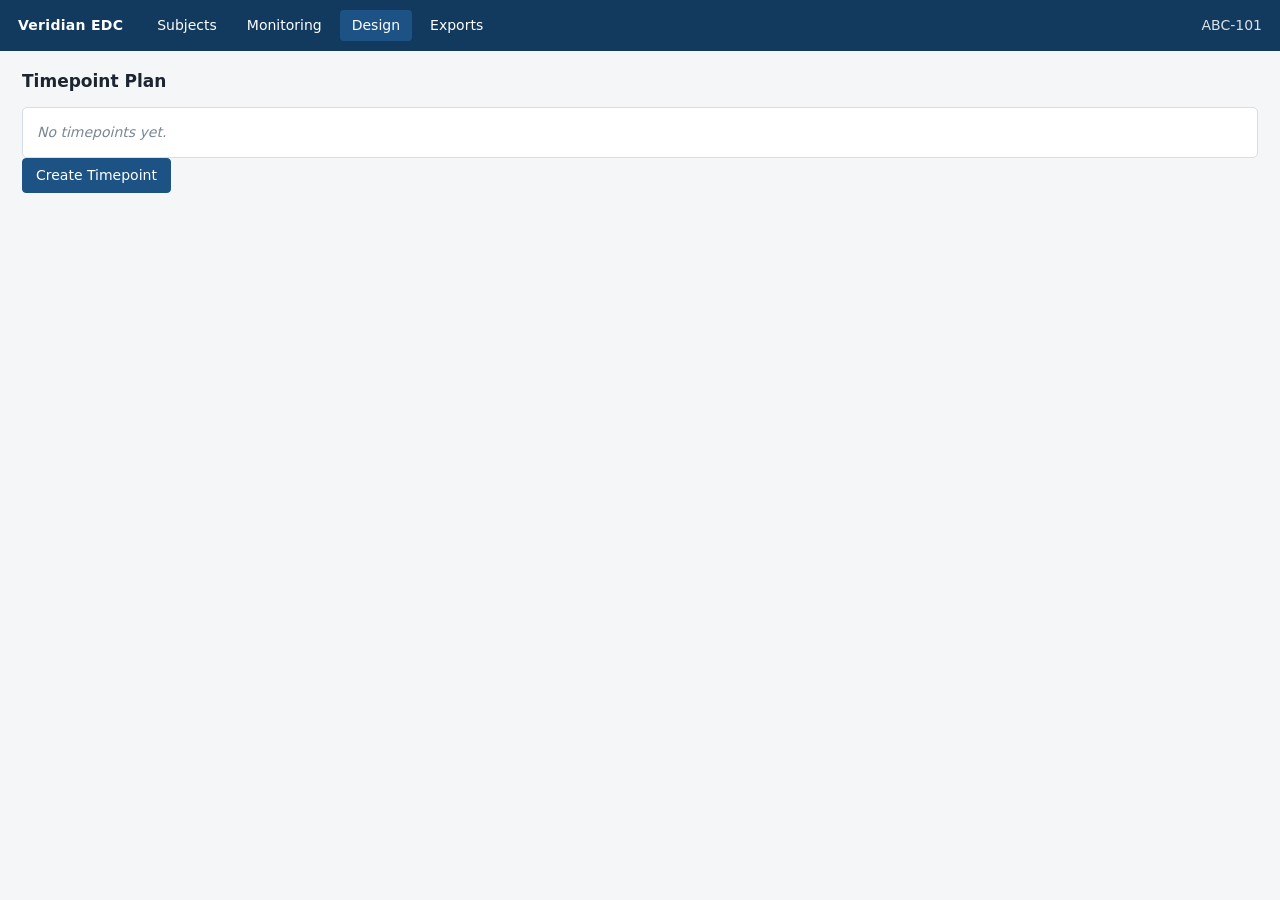
<file: second-mock/index.html>
<!doctype html>
<meta charset="utf-8">
<title>Veridian EDC — ABC-101</title>
<style>
  body{margin:0;font:14px/1.5 "Segoe UI",system-ui,sans-serif;background:#f4f6f8;color:#1c2530}
  .vx-top{display:flex;align-items:center;gap:22px;background:#123a5e;color:#fff;padding:10px 18px}
  .vx-mark{font-weight:700;letter-spacing:.02em}
  .vx-top nav{display:flex;gap:6px}
  .vx-mod{padding:5px 12px;border-radius:4px;cursor:pointer}
  .vx-mod.vx-on{background:#1d5285}
  .vx-study{margin-left:auto;opacity:.85}
  .vx-pane{padding:18px 22px}
  h2{font-size:17px;margin:0 0 12px}
  h3{font-size:12px;text-transform:uppercase;letter-spacing:.06em;color:#5b6b7c;margin:0 0 10px}
  .vx-crumb{display:flex;align-items:center;gap:14px;margin-bottom:14px}
  .vx-actions{display:flex;gap:8px;margin-left:auto}
  [role=grid]{background:#fff;border:1px solid #d7dee6;border-radius:5px}
  .vx-row{display:grid;grid-template-columns:2fr 1fr 1fr auto auto;gap:14px;padding:9px 12px;border-bottom:1px solid #eef2f5;align-items:center}
  .vx-empty{padding:14px;color:#7b8794;font-style:italic}
  .vx-tap{display:inline-block;padding:6px 13px;border:1px solid #b9c4cf;border-radius:4px;background:#fff;cursor:pointer;user-select:none}
  .vx-primary{background:#1d5285;border-color:#1d5285;color:#fff}
  .vx-link{color:#1d5285;cursor:pointer;text-decoration:underline}
  .vx-card{background:#fff;border:1px solid #d7dee6;border-radius:5px;padding:14px;margin-top:14px;max-width:430px}
  .vx-field{display:flex;flex-direction:column;gap:3px;margin-bottom:9px}
  .vx-field label{font-size:12px;color:#5b6b7c}
  input[type=text],select,textarea{padding:5px 7px;border:1px solid #b9c4cf;border-radius:3px;font:inherit}
  .vx-three{display:grid;grid-template-columns:290px minmax(0,1fr) 230px;gap:16px;align-items:start}
  .vx-props,.vx-palette{background:#fff;border:1px solid #d7dee6;border-radius:5px;padding:13px}
  .vx-canvas{background:#fff;border:1px solid #d7dee6;border-radius:5px;padding:13px;min-height:330px}
  .vx-el{border:1px solid #e3e9ef;border-radius:4px;padding:8px 10px;margin-bottom:7px;cursor:pointer}
  .vx-el.vx-sel{border-color:#1d5285;box-shadow:0 0 0 2px #1d528522}
  .vx-el-name{display:block;font-size:12px;color:#5b6b7c;margin-bottom:4px}
  .vx-kind{display:block;margin-bottom:5px;text-align:left}
  .vx-choice{border-top:1px dashed #e3e9ef;padding-top:7px;margin-top:7px}
  .vx-muted{color:#7b8794;font-style:italic}
  .vx-state{font-size:12px;color:#5b6b7c;border:1px solid #d7dee6;border-radius:99px;padding:1px 9px}
</style>
<div id="root"></div>
<script src="app.js"></script>
</file>
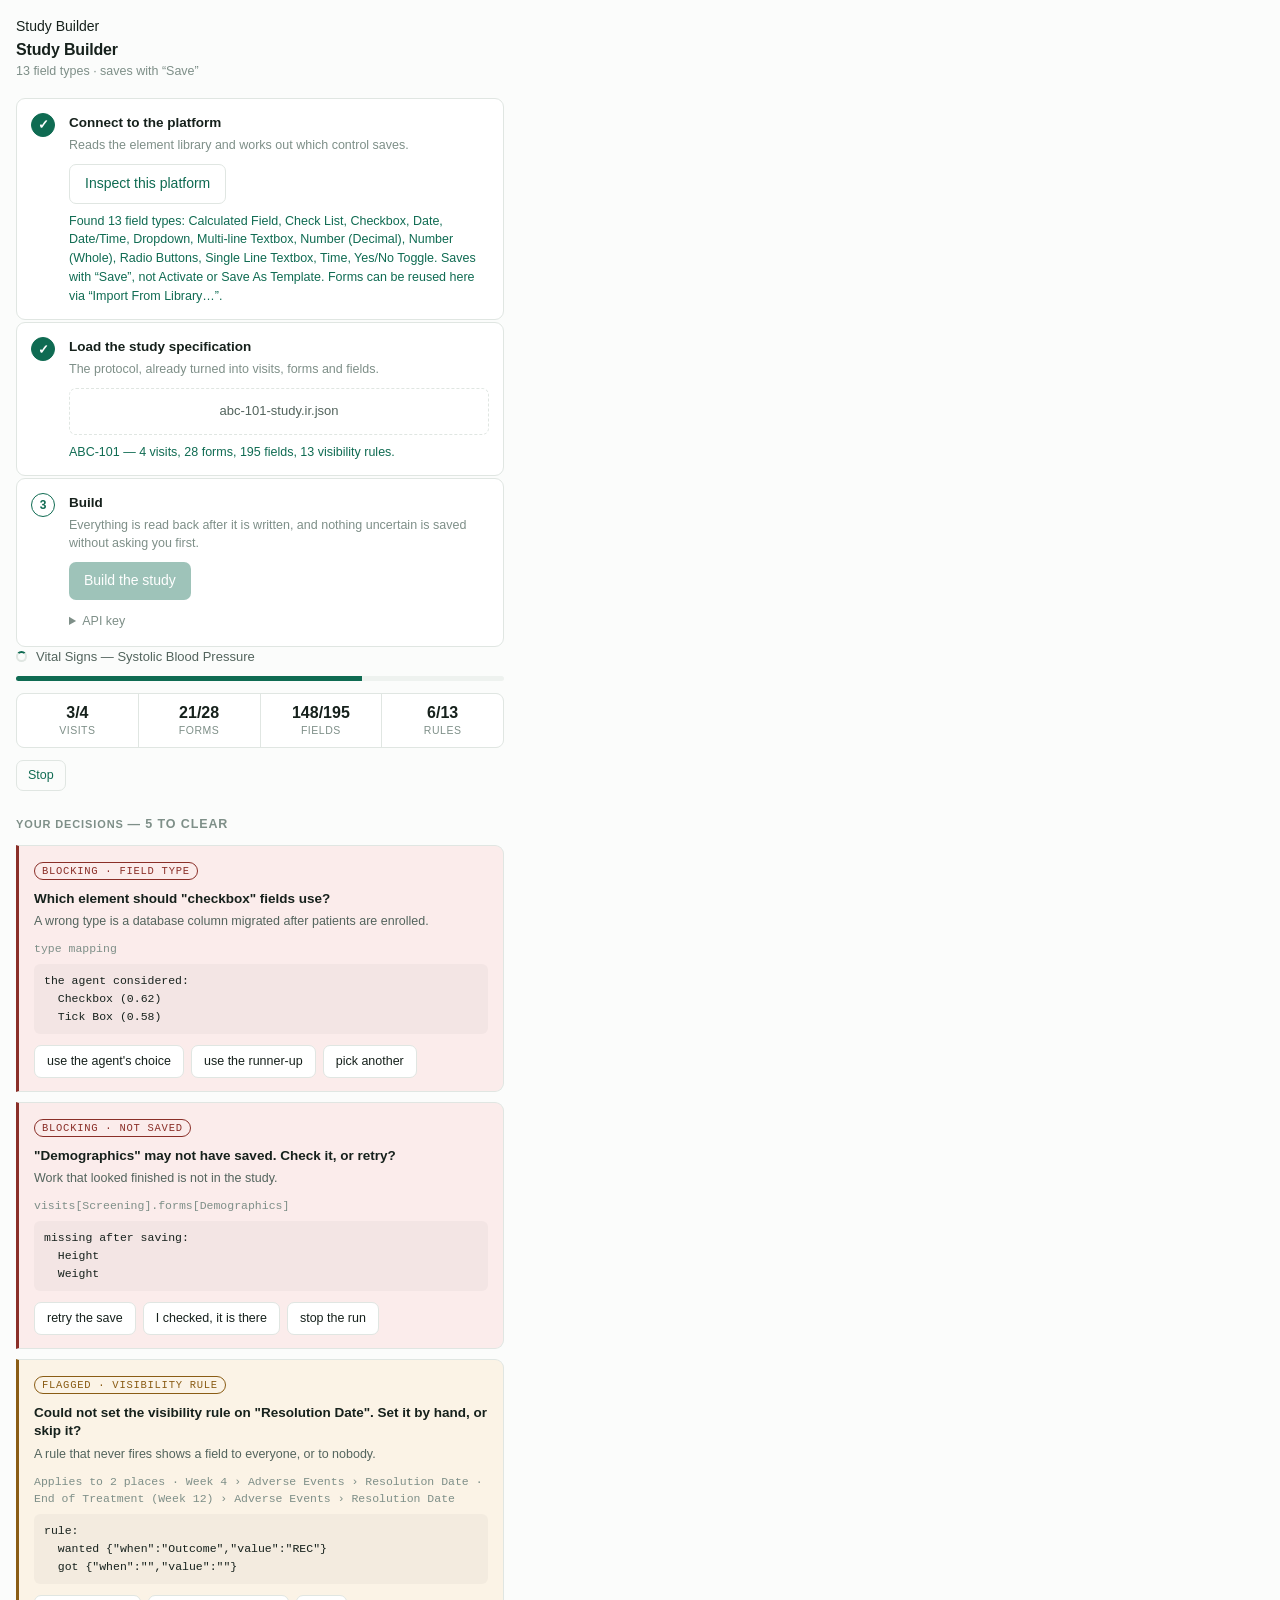
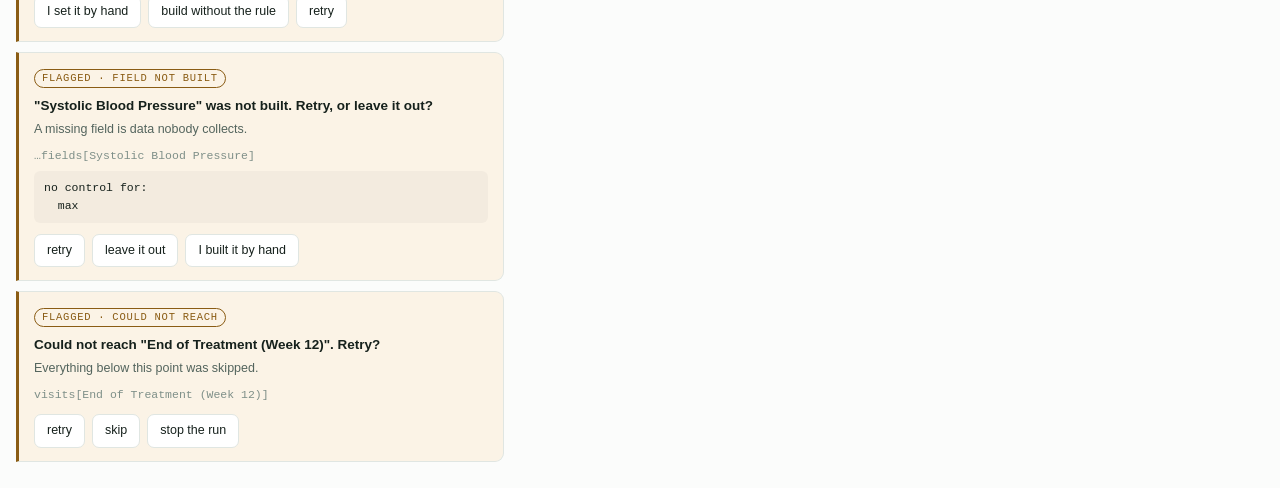
<file: tools/preview/index.html>
<!doctype html><meta charset="utf-8"><title>Gate preview</title>
<script>
/* Stand-ins for the extension APIs, so the reviewer UI can be looked at and
   iterated on outside Chrome. The panel code is unmodified. */
const SAMPLE = [
  {id:'g1',kind:'type-map',why:'confidence 0.62, and the runner-up is close',
   about:{type:'checkbox',name:'checkbox',irPath:'type mapping'},
   candidates:['Checkbox (0.62)','Tick Box (0.58)']},
  {id:'g2',kind:'persistence',why:'2 of 8 fields did not survive leaving and re-opening the form',
   about:{form:'Demographics',visit:'Screening',irPath:'visits[Screening].forms[Demographics]'},
   missing:['Height','Weight']},
  {id:'g3',kind:'skip-logic',why:'the visibility rule did not read back as it was set',
   about:{form:'Adverse Events',name:'Resolution Date',visit:'Week 4',irPath:'…fields[Resolution Date].skip_logic'},
   wanted:{when:'Outcome',value:'REC'},got:{when:'',value:''}},
  {id:'g4',kind:'skip-logic',why:'the visibility rule did not read back as it was set',
   about:{form:'Adverse Events',name:'Resolution Date',visit:'End of Treatment (Week 12)',irPath:'…fields[Resolution Date].skip_logic'},
   wanted:{when:'Outcome',value:'REC'},got:{when:'',value:''}},
  {id:'g5',kind:'build',why:'this platform offers no control for max on a "Number (Whole)" field',
   about:{form:'Vital Signs',name:'Systolic Blood Pressure',visit:'Screening',irPath:'…fields[Systolic Blood Pressure]'},
   notOffered:['max']},
  {id:'g6',kind:'navigation',why:'could not reach a screen offering ["add visit","create visit"]',
   about:{visit:'End of Treatment (Week 12)',irPath:'visits[End of Treatment (Week 12)]'}},
];
window.chrome = {
  tabs:{query:(_,cb)=>cb([{id:1}]), sendMessage:(_,m,cb)=>{
    if(m.type==='status') cb({ok:true,running:true,total:240,cursor:171,
      now:'Vital Signs — Systolic Blood Pressure',
      counts:{want:{visit:4,form:28,field:195,'skip-logic':13},
              made:{visit:3,form:21,field:148,'skip-logic':6}},
      gate:window.__soaGate.build(SAMPLE)});
    else if(m.type==='resolve') cb({ok:true});
    else cb({ok:true});
  }},
  storage:{local:{set:async()=>{},get:async()=>({})}},
};
</script>
<script src="../../extension/agent/gate.js"></script>
<link rel="stylesheet" href="../../extension/panel/panel.css">
<body style="max-width:520px">
<div id="mount"></div>
<script>
fetch('../../extension/panel/panel.html').then(r=>r.text()).then(h=>{
  document.getElementById('mount').innerHTML = h.replace(/<script[\s\S]*?<\/script>/g,'')
    .replace(/<link[^>]*>/g,'').replace(/<\/?(?:body|meta|title)[^>]*>/g,'');
  const s=document.createElement('script'); s.src='../../extension/panel/panel.js'; document.body.append(s);
  setTimeout(()=>{
    document.querySelector('#progress').hidden=false;
    document.querySelector('#queue').hidden=false;
    document.querySelector('#fill').style.width='71%';
    document.querySelector('#now').textContent='Vital Signs — Systolic Blood Pressure';
    const set=(id,a,b)=>document.querySelector(id).textContent=a+'/'+b;
    set('#cVisits',3,4); set('#cForms',21,28); set('#cFields',148,195); set('#cRules',6,13);
    document.querySelector('#platform').textContent='13 field types · saves with “Save”';
    document.querySelector('#s1').className='step complete';
    document.querySelector('#s1done').hidden=false;
    document.querySelector('#s1done').textContent='Found 13 field types: Calculated Field, Check List, Checkbox, Date, Date/Time, Dropdown, Multi-line Textbox, Number (Decimal), Number (Whole), Radio Buttons, Single Line Textbox, Time, Yes/No Toggle.\nSaves with “Save”, not Activate or Save As Template.\nForms can be reused here via “Import From Library…”.';
    document.querySelector('#s2').className='step complete';
    document.querySelector('#s2done').hidden=false;
    document.querySelector('#s2done').textContent='ABC-101 — 4 visits, 28 forms, 195 fields, 13 visibility rules.';
    document.querySelector('#filelabel').textContent='abc-101-study.ir.json';
    document.querySelector('#s3').className='step active';
    document.querySelector('#start').disabled=true;
    window.renderQueue ? renderQueue(window.__soaGate.build(SAMPLE)) : null;
  }, 250);
});
</script>
</file>
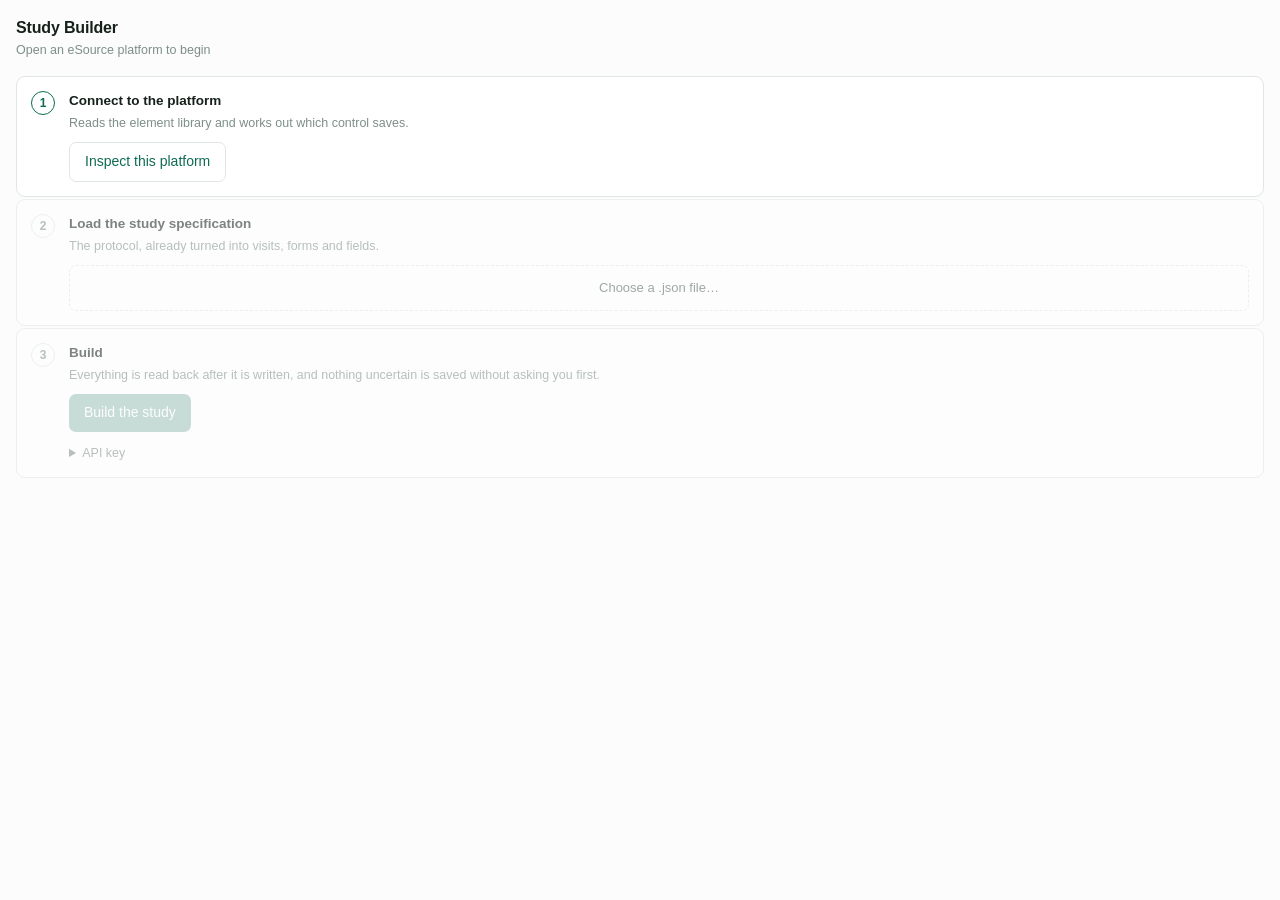
<file: extension/panel/panel.html>
<!doctype html>
<meta charset="utf-8">
<title>Study Builder</title>
<link rel="stylesheet" href="panel.css">
<body>

<header>
  <div>
    <h1>Study Builder</h1>
    <div id="platform" class="sub">Open an eSource platform to begin</div>
  </div>
</header>

<div id="status" class="status" hidden></div>

<!-- ── setup: three steps, in order, each showing its own state ── -->
<section id="setup">
  <ol class="steps">
    <li id="s1" class="step">
      <span class="num">1</span>
      <div class="body">
        <div class="t">Connect to the platform</div>
        <div class="d">Reads the element library and works out which control saves.</div>
        <button id="inspect" class="ghost">Inspect this platform</button>
        <div id="s1done" class="done" hidden></div>
      </div>
    </li>

    <li id="s2" class="step">
      <span class="num">2</span>
      <div class="body">
        <div class="t">Load the study specification</div>
        <div class="d">The protocol, already turned into visits, forms and fields.</div>
        <label class="file">
          <input type="file" id="ir" accept="application/json">
          <span id="filelabel">Choose a .json file…</span>
        </label>
        <div id="s2done" class="done" hidden></div>
      </div>
    </li>

    <li id="s3" class="step">
      <span class="num">3</span>
      <div class="body">
        <div class="t">Build</div>
        <div class="d">Everything is read back after it is written, and nothing
          uncertain is saved without asking you first.</div>
        <button id="start" disabled>Build the study</button>
        <details id="keybox">
          <summary>API key</summary>
          <input type="password" id="key" placeholder="sk-…" autocomplete="off">
          <button id="savekey" class="ghost small">Save key</button>
          <p class="hint">Two calls per platform — reading the element library and
             mapping the field types. Nothing per field.</p>
        </details>
      </div>
    </li>
  </ol>
</section>

<!-- ── running ── -->
<section id="progress" hidden>
  <div class="nowrow">
    <span class="spin" id="spin"></span>
    <span id="now" class="now">Starting…</span>
  </div>
  <div class="bar"><div id="fill"></div></div>
  <div class="tiles">
    <div class="tile"><div class="v" id="cVisits">0</div><div class="k">visits</div></div>
    <div class="tile"><div class="v" id="cForms">0</div><div class="k">forms</div></div>
    <div class="tile"><div class="v" id="cFields">0</div><div class="k">fields</div></div>
    <div class="tile"><div class="v" id="cRules">0</div><div class="k">rules</div></div>
  </div>
  <button id="stop" class="ghost small">Stop</button>
</section>

<!-- ── decisions ── -->
<section id="queue" hidden>
  <h2>Your decisions <span id="qhead" class="sub"></span></h2>
  <p id="qempty" class="empty" hidden>Nothing needs you right now.</p>
  <div id="items"></div>
</section>

<!-- ── finished ── -->
<section id="done" hidden>
  <div class="finished">
    <div class="tick">✓</div>
    <div>
      <div class="t" id="doneline">Study built</div>
      <div class="d" id="donesub"></div>
    </div>
  </div>
  <details>
    <summary>Run record — what was built, from which line, and whether it was verified</summary>
    <pre id="record"></pre>
  </details>
  <div class="row">
    <button id="dljson" class="ghost small">Download JSON</button>
    <button id="dltxt" class="ghost small">Download summary</button>
  </div>
</section>

<script src="../agent/gate.js"></script>
<script src="panel.js"></script>
</body>
</file>
<file: extension/panel/panel.css>
:root{
  --ink:#16211c; --ink2:#53645d; --ink3:#7e8f88;
  --bg:#fbfcfb; --card:#fff; --line:#e0e6e2; --line2:#eef2ef;
  --go:#0f6b52; --go-soft:#e8f3ef;
  --stop:#8a2f28; --stop-soft:#fbeceb;
  --flag:#8a5c14; --flag-soft:#fbf3e6;
}
@media (prefers-color-scheme:dark){:root:not([data-theme="light"]){
  --ink:#e6ede9; --ink2:#a6b6af; --ink3:#7f918a;
  --bg:#111714; --card:#18201c; --line:#2b3630; --line2:#222b26;
  --go:#4fc3a1; --go-soft:#122b24;
  --stop:#e58f88; --stop-soft:#2c1a19;
  --flag:#d7a55c; --flag-soft:#2a2317;
}}
*{box-sizing:border-box}
body{margin:0;padding:16px;min-width:360px;background:var(--bg);color:var(--ink);
     font:14px/1.55 ui-sans-serif,-apple-system,"Segoe UI",sans-serif;-webkit-font-smoothing:antialiased}
header{margin-bottom:16px}
h1{font-size:16px;margin:0;font-weight:650;letter-spacing:-.01em}
h2{font-size:11px;text-transform:uppercase;letter-spacing:.08em;color:var(--ink3);
   font-weight:600;margin:24px 0 10px}
.sub{font-size:12.5px;color:var(--ink3)}
.hint{font-size:11.5px;color:var(--ink3);margin:8px 0 0;line-height:1.45}
.row{display:flex;gap:8px;margin-top:12px}

button{font:inherit;border:0;border-radius:7px;padding:8px 15px;background:var(--go);
       color:#fff;cursor:pointer;font-weight:500}
button:disabled{opacity:.4;cursor:default}
button.ghost{background:transparent;color:var(--go);border:1px solid var(--line);font-weight:400}
button.ghost:hover:not(:disabled){border-color:var(--go)}
button.small{padding:5px 11px;font-size:12.5px}

/* ── the three steps ── */
.steps{list-style:none;margin:0;padding:0;display:flex;flex-direction:column;gap:2px}
.step{display:grid;grid-template-columns:26px 1fr;gap:12px;padding:14px;
      background:var(--card);border:1px solid var(--line);border-radius:9px;
      opacity:.55;transition:opacity .2s}
.step.active,.step.complete{opacity:1}
.step .num{width:24px;height:24px;border-radius:50%;border:1.5px solid var(--line);
           display:grid;place-items:center;font-size:12px;color:var(--ink3);font-weight:600}
.step.active .num{border-color:var(--go);color:var(--go)}
.step.complete .num{background:var(--go);border-color:var(--go);color:#fff}
.step.complete .num::after{content:"✓"}
.step.complete .num{font-size:0}
.step.complete .num::after{font-size:13px}
.step .t{font-weight:600;font-size:13.5px;margin-bottom:2px}
.step .d{font-size:12.5px;color:var(--ink3);margin-bottom:10px;line-height:1.45}
.step .done{font-size:12.5px;color:var(--go);margin-top:8px;line-height:1.5}

.file{display:block;border:1.5px dashed var(--line);border-radius:7px;padding:12px;
      text-align:center;cursor:pointer;font-size:13px;color:var(--ink2)}
.file:hover{border-color:var(--go);color:var(--go)}
.file input{display:none}
details{margin-top:12px}
summary{cursor:pointer;font-size:12.5px;color:var(--ink3)}
input[type=password]{font:inherit;padding:7px 9px;border:1px solid var(--line);
                     border-radius:6px;width:100%;margin:8px 0;background:var(--card);color:var(--ink)}

/* ── running ── */
.nowrow{display:flex;align-items:center;gap:9px;margin-bottom:9px}
.now{font-size:13px;color:var(--ink2);overflow:hidden;text-overflow:ellipsis;white-space:nowrap}
.spin{width:11px;height:11px;border-radius:50%;border:2px solid var(--line);
      border-top-color:var(--go);animation:sp .7s linear infinite;flex:none}
@keyframes sp{to{transform:rotate(360deg)}}
@media (prefers-reduced-motion:reduce){.spin{animation:none}}
.bar{height:5px;background:var(--line2);border-radius:99px;overflow:hidden}
#fill{height:100%;width:0;background:var(--go);transition:width .3s}
.tiles{display:grid;grid-template-columns:repeat(4,1fr);gap:1px;background:var(--line);
       border:1px solid var(--line);border-radius:8px;overflow:hidden;margin:12px 0}
.tile{background:var(--card);padding:9px 4px;text-align:center}
.tile .v{font-size:16px;font-weight:600;font-variant-numeric:tabular-nums;line-height:1.2}
.tile .k{font-size:10.5px;color:var(--ink3);text-transform:uppercase;letter-spacing:.05em}

/* ── decisions ── */
.empty{font-size:13px;color:var(--ink3);font-style:italic;margin:0}
.item{background:var(--card);border:1px solid var(--line);border-left-width:3px;
      border-radius:0 9px 9px 0;padding:13px 15px;margin-bottom:10px}
.item.block{border-left-color:var(--stop);background:var(--stop-soft)}
.item.flag{border-left-color:var(--flag);background:var(--flag-soft)}
.tag{display:inline-block;font:10.5px/1 ui-monospace,monospace;letter-spacing:.07em;
     text-transform:uppercase;padding:3px 7px;border-radius:99px;border:1px solid currentColor}
.item.block .tag{color:var(--stop)} .item.flag .tag{color:var(--flag)}
.q{font-weight:600;margin:9px 0 4px;font-size:13.5px;line-height:1.4}
.cost{font-size:12.5px;color:var(--ink2);margin-bottom:8px}
.affects{font:11.5px/1.5 ui-monospace,monospace;color:var(--ink3);margin-bottom:6px}
.ev{font:11.5px/1.55 ui-monospace,monospace;background:#00000008;border-radius:6px;
    padding:8px 10px;margin:7px 0;white-space:pre-wrap;word-break:break-word}
@media (prefers-color-scheme:dark){.ev{background:#ffffff0a}}
.opts{display:flex;gap:7px;flex-wrap:wrap;margin-top:11px}
.opts button{background:var(--card);border:1px solid var(--line);color:var(--ink);
             font-size:12.5px;padding:6px 12px;font-weight:400}
.opts button:hover{border-color:var(--go);color:var(--go)}
.item.resolved{opacity:.45}

/* ── finished ── */
.finished{display:flex;gap:12px;align-items:center;background:var(--go-soft);
          border:1px solid var(--go);border-radius:9px;padding:14px;margin-bottom:12px}
.tick{width:30px;height:30px;border-radius:50%;background:var(--go);color:#fff;
      display:grid;place-items:center;font-size:16px;flex:none}
.finished .t{font-weight:650;font-size:14px}
.finished .d{font-size:12.5px;color:var(--ink2)}
pre{background:var(--card);border:1px solid var(--line);border-radius:7px;padding:11px;
    font:11.5px/1.55 ui-monospace,monospace;max-height:260px;overflow:auto;
    white-space:pre-wrap;margin:8px 0 0}

.status{border-left:3px solid var(--stop);background:var(--stop-soft);padding:11px 13px;
        border-radius:0 8px 8px 0;margin-bottom:14px;font-size:12.5px;
        white-space:pre-wrap;word-break:break-word;line-height:1.5}
.status.ok{border-left-color:var(--go);background:var(--go-soft)}
</file>
